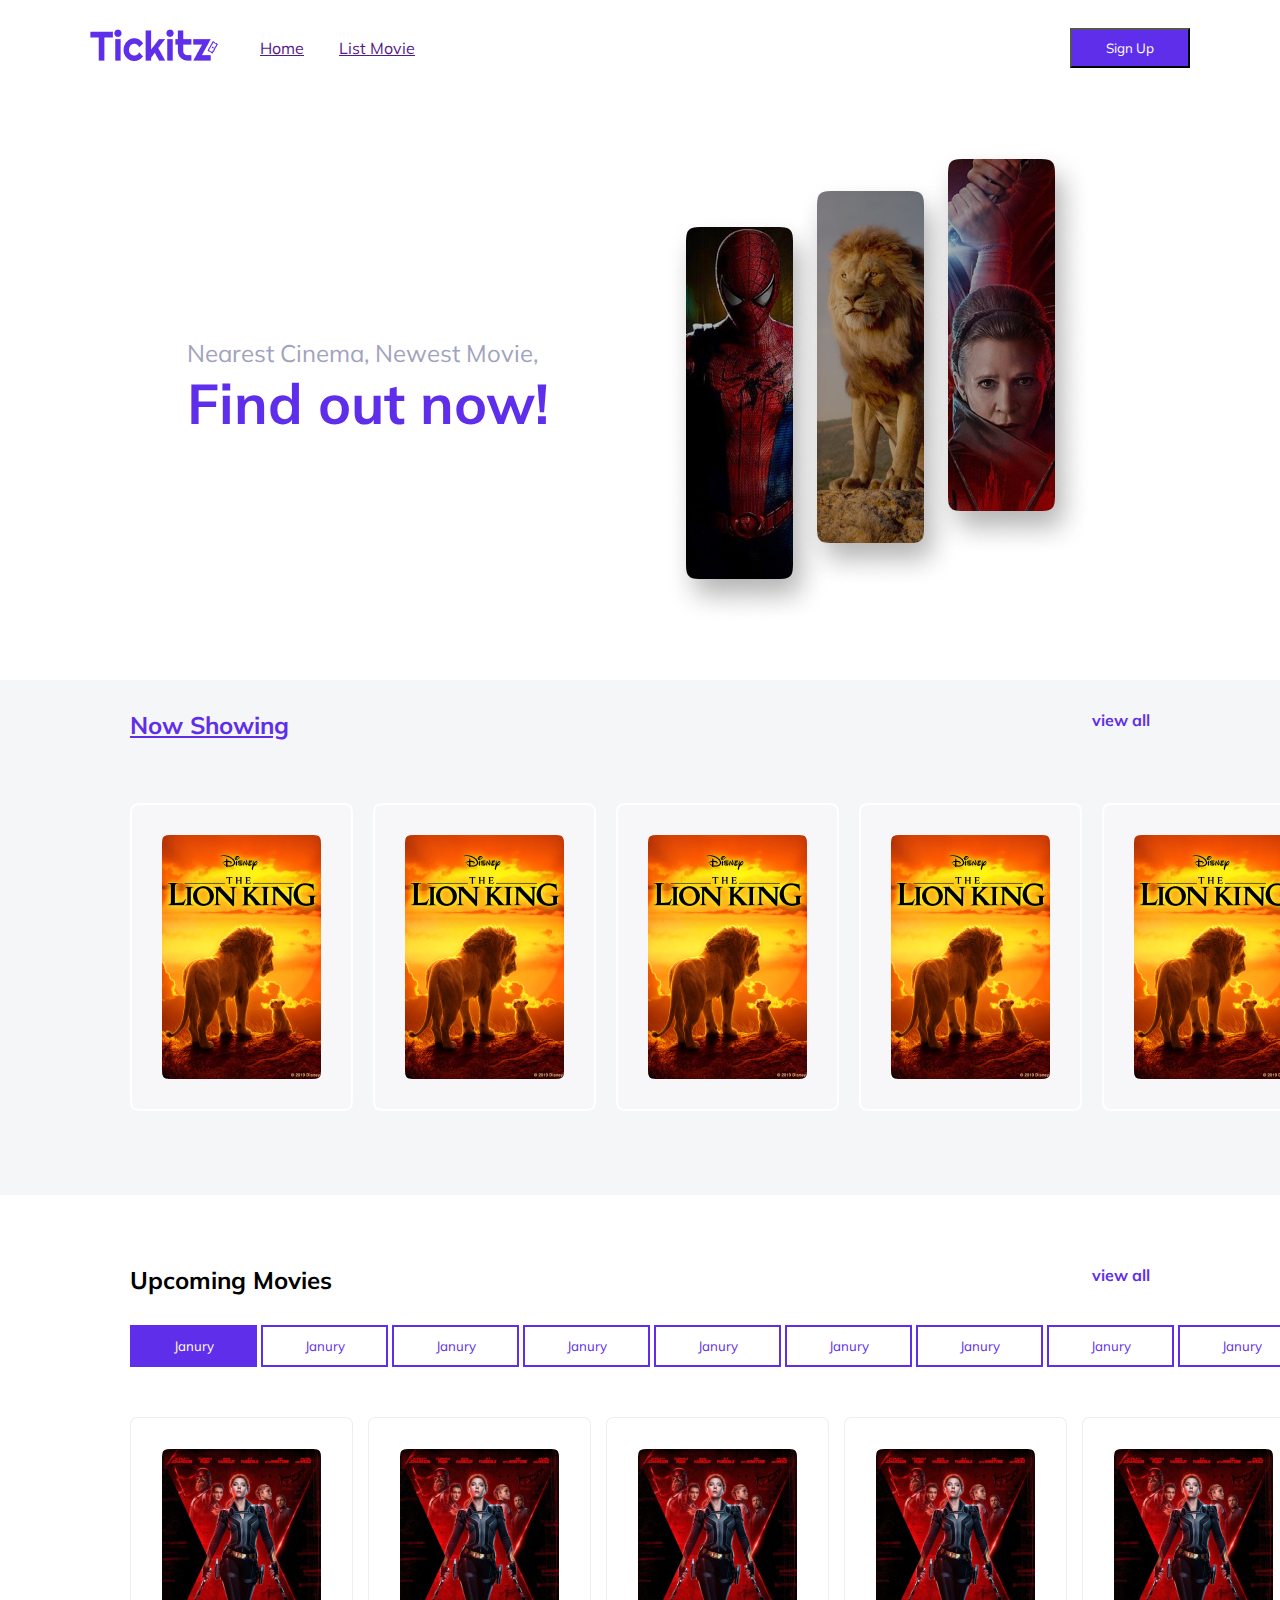
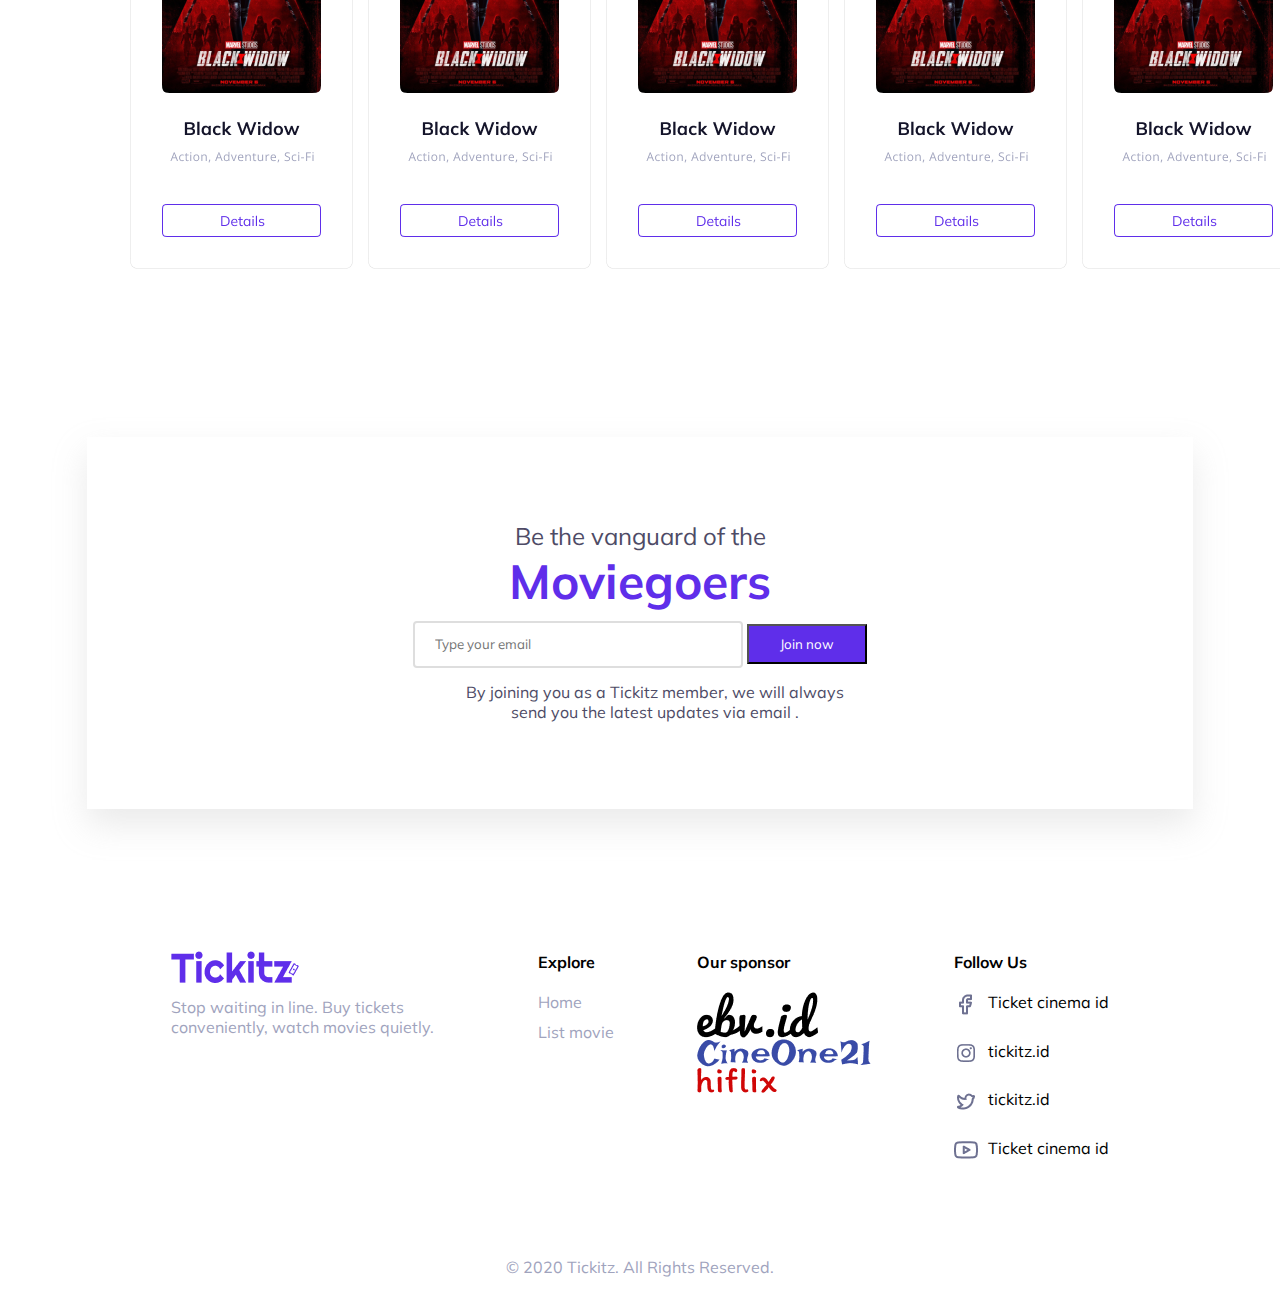
<file: index.html>
<!DOCTYPE html>
<html lang="en">

<head>
  <meta charset="UTF-8" />
  <meta name="viewport" content="width=device-width, initial-scale=1.0" />
  <title>Home page</title>
  <!-- file css home-->
  <link rel="stylesheet" href="css/style.css" />
  <!-- fonts inter-->
  <link rel="preconnect" href="https://fonts.googleapis.com" />
  <link rel="preconnect" href="https://fonts.gstatic.com" crossorigin />
  <linkw
    href="https://fonts.googleapis.com/css2?family=Inter:ital,opsz,wght@0,14..32,100..900;1,14..32,100..900&display=swap"
    rel="stylesheet" />
  <!--- fonts Mulish-->
  <link rel="preconnect" href="https://fonts.googleapis.com">
  <link rel="preconnect" href="https://fonts.gstatic.com" crossorigin>
  <link href="https://fonts.googleapis.com/css2?family=Mulish:ital,wght@0,200..1000;1,200..1000&display=swap"
    rel="stylesheet">

</head>

<body>
  <header>
    <nav>
      <div>
        <div>
          <div>
            <img src="asset/Tickitz2.png" alt="">
          </div>
          <div>
            <div>
              <a href="">Home</a>
            </div>
            <div>
              <a href="">List Movie</a>
            </div>
          </div>
        </div>
        <div>
          <button>Sign Up</button>
        </div>
      </div>
    </nav>
    <div>
      <div>
        <div>
          <div>Nearest Cinema, Newest Movie,</div>
          <div>Find out now!</div>
        </div>
      </div>
      <div>
        <div>
          <img src="asset/Group 15.png" alt="">
        </div>
      </div>
    </div>
  </header>
  <main>
    <section>
      <div>
        <div>
          <div><u>Now Showing</u></div>
        </div>
        <div>
          <div>view all</div>
        </div>
      </div>
      <div>
        <div>
          <img src="asset/Card Movies v1-2.png" alt="">
        </div>
        <div>
          <img src="asset/Card Movies v1-2.png" alt="">
        </div>
        <div>
          <img src="asset/Card Movies v1-2.png" alt="">
        </div>
        <div>
          <img src="asset/Card Movies v1-2.png" alt="">
        </div>
        <div>
          <img src="asset/Card Movies v1-2.png" alt="">
        </div>
      </div>
    </section>
    <section>
      <div>
        <div>Upcoming Movies</div>
        <div>view all</div>
      </div>
      <div>
        <div>
          <button class="btn">Janury</button>
          <button class="btn">Janury</button>
          <button class="btn">Janury</button>
          <button class="btn">Janury</button>
          <button class="btn">Janury</button>
          <button class="btn">Janury</button>
          <button class="btn">Janury</button>
          <button class="btn">Janury</button>
          <button class="btn">Janury</button>
        </div>
      </div>
      <div>
        <div><img src="asset/art2-M1.png" alt=""></div>
        <div><img src="asset/art2-M1.png" alt=""></div>
        <div><img src="asset/art2-M1.png" alt=""></div>
        <div><img src="asset/art2-M1.png" alt=""></div>
        <div><img src="asset/art2-M1.png" alt=""></div>
      </div>
    </section>
    <section>
      <div>
        <div>
          <span>Be the vanguard of the</span>
          <span>Moviegoers</span>
        </div>
        <div>
          <form action="">
            <input type="email" name="" id="email" placeholder="Type your email">
            <button>Join now</button>
          </form>
        </div>
        <div>By joining you as a Tickitz member,
          we will always send you the latest updates via email .</div>
      </div>
    </section>
  </main>
  <footer>
    <div>
      <div>
        <div><img src="asset/Tickitz2.png" alt=""></div>
        <div>Stop waiting in line. Buy tickets
          conveniently, watch movies quietly.</div>
      </div>
      <div>
        <div>
          <div><b>Explore</b></div>
        </div>
        <div>
          <div>Home</div>
          <div>List movie</div>
        </div>
      </div>
      <div>
        <div><b>Our sponsor</b></div>
        <div>
          <img src="asset/ebv.id 2.png" alt="">
          <img src="asset/CineOne21 2.png" alt="">
          <img src="asset/hiflix 2.png" alt="">
        </div>
      </div>
      <div>
        <div><b>Follow Us</b></div>
        <div>
          <div>
            <img src="asset/eva_facebook-outline.png" alt="">
          </div>
          <div>
            <span>Ticket cinema id</span>
          </div>
        </div>
        <div>
          <div>
            <img src="asset/bx_bxl-instagram.png" alt="">
          </div>
          <div>
            <span>tickitz.id</span>
          </div>
        </div>
        <div>
          <div>
            <img src="asset/eva_twitter-outline.png" alt="">
          </div>
          <div>
            <span>tickitz.id</span>
          </div>
        </div>
        <div>
          <div>
            <img src="asset/feather_youtube.png" alt="">
          </div>
          <div>
            <span>Ticket cinema id</span>
          </div>
        </div>
        <div></div>
        <div></div>
      </div>
    </div>
    <div>
     <span>© 2020 Tickitz. All Rights Reserved.</span>
    </div>
  </footer>
</body>

</html>
</file>
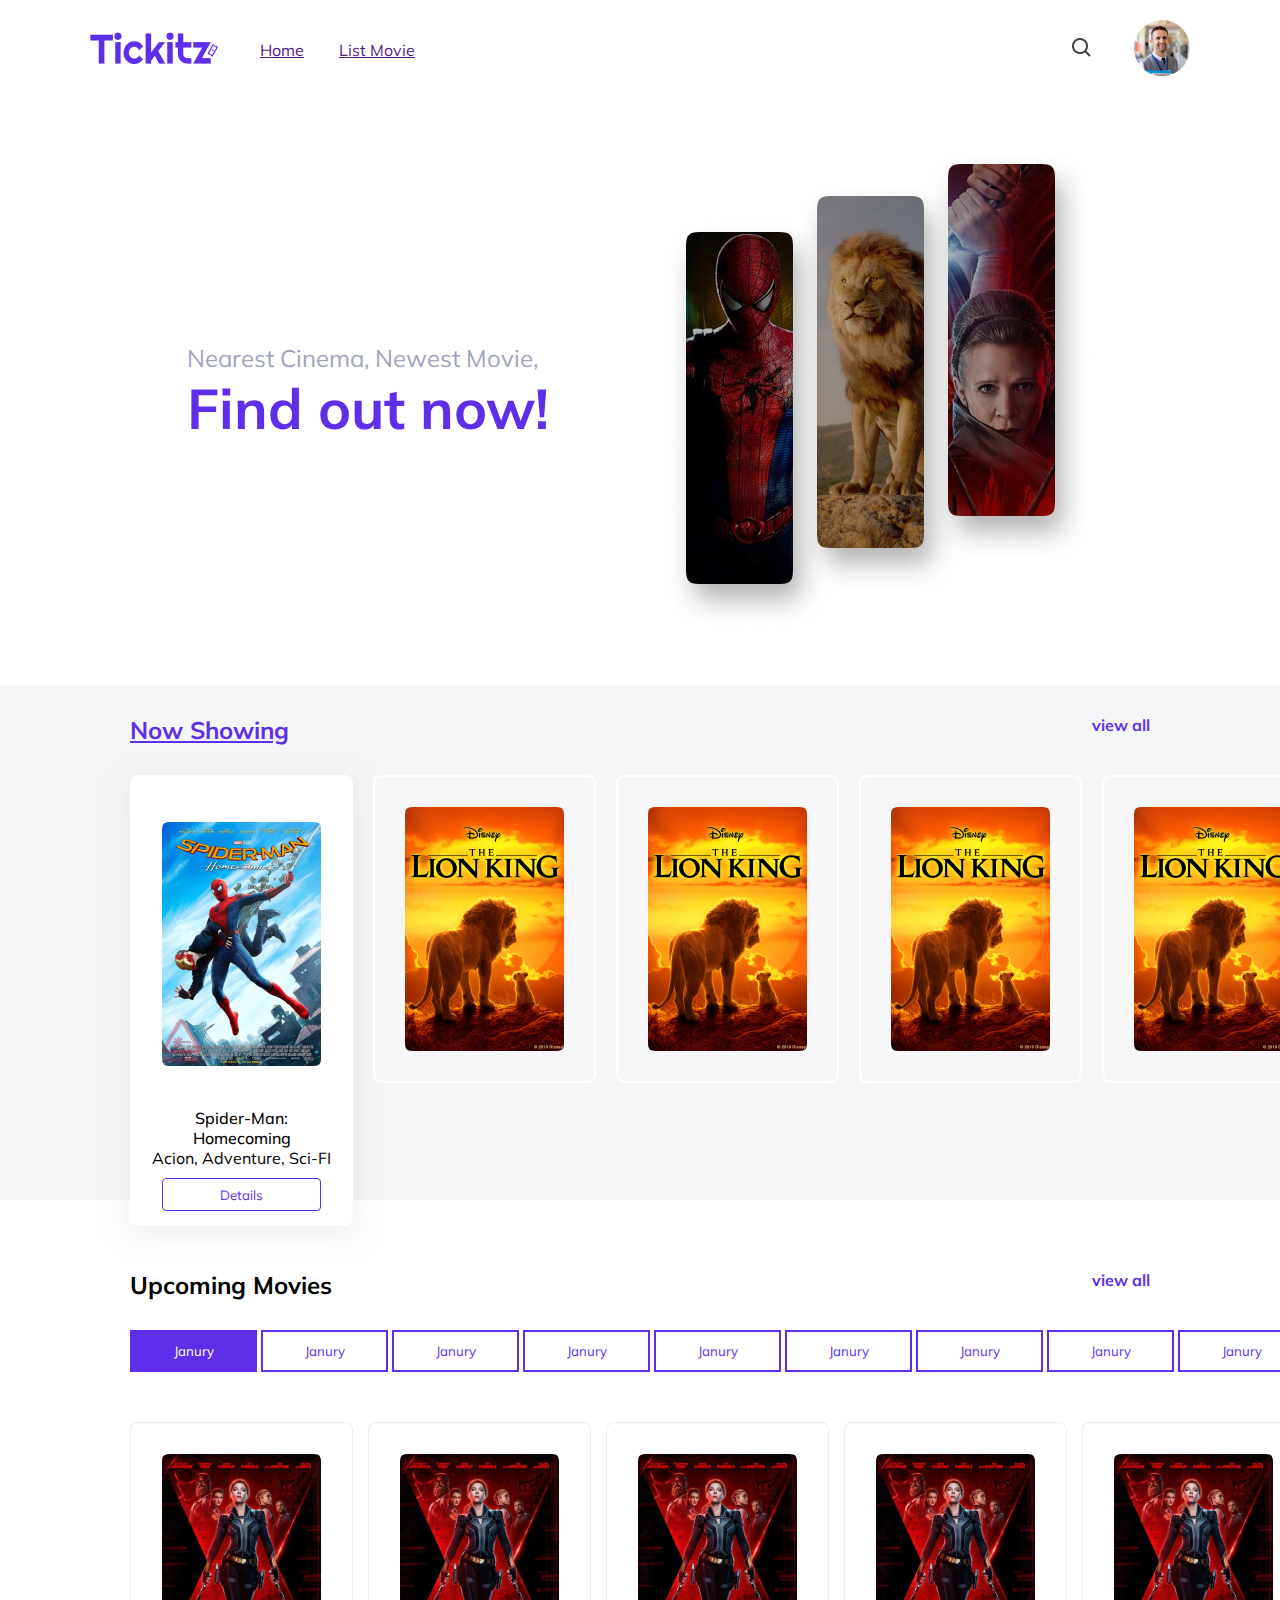
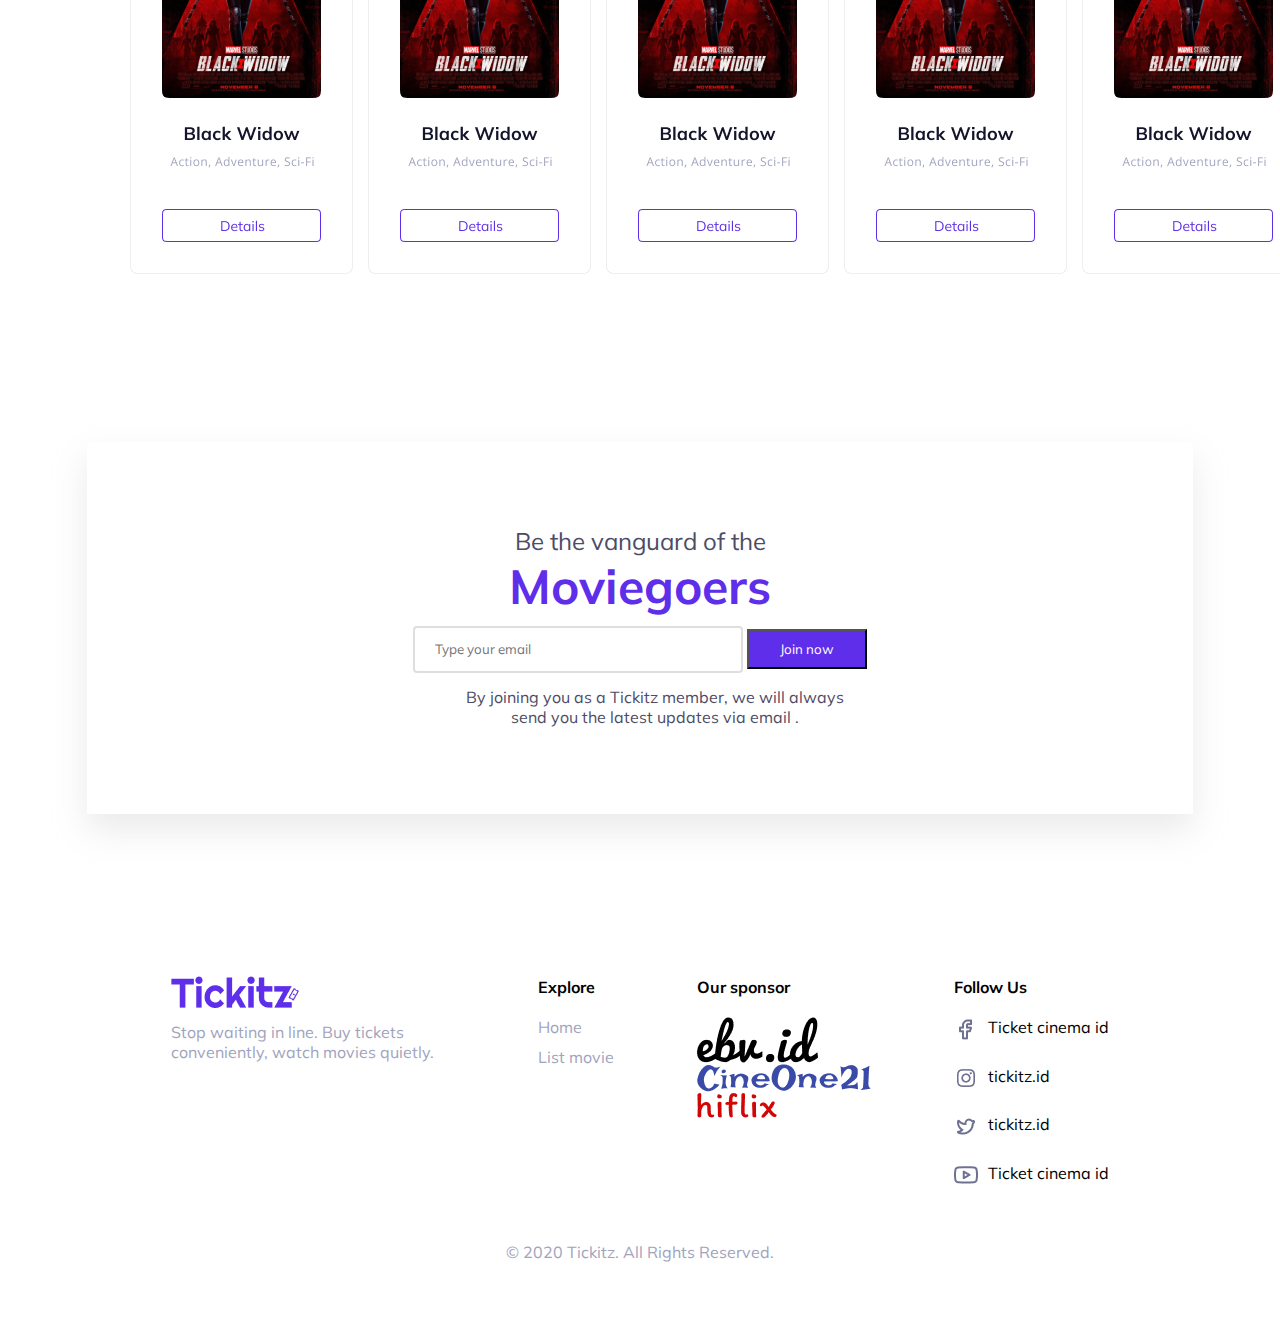
<file: 2.html>
<!DOCTYPE html>
<html lang="en">

<head>
  <meta charset="UTF-8">
  <meta name="viewport" content="width=device-width, initial-scale=1.0">
  <title>2</title>
  <link rel="stylesheet" href="css/style.css" />
  <!-- fonts inter-->
  <link rel="preconnect" href="https://fonts.googleapis.com" />
  <link rel="preconnect" href="https://fonts.gstatic.com" crossorigin />
  <linkw
    href="https://fonts.googleapis.com/css2?family=Inter:ital,opsz,wght@0,14..32,100..900;1,14..32,100..900&display=swap"
    rel="stylesheet" />
  <!--- fonts Mulish-->
  <link rel="preconnect" href="https://fonts.googleapis.com">
  <link rel="preconnect" href="https://fonts.gstatic.com" crossorigin>
  <link href="https://fonts.googleapis.com/css2?family=Mulish:ital,wght@0,200..1000;1,200..1000&display=swap"
    rel="stylesheet">

</head>

<body>
  <header>
    <nav>
      <div>
        <div>
          <div>
            <img src="asset/Tickitz2.png" alt="">
          </div>
          <div>
            <div>
              <a href="">Home</a>
            </div>
            <div>
              <a href="">List Movie</a>
            </div>
          </div>
        </div>
        <div>
          <div><img src="asset/bx_bx-search.png" alt=""></div>
          <div><img src="asset/frofile.png" alt=""></div>
        </div>
      </div>
    </nav>
    <div>
      <div>
        <div>
          <div>Nearest Cinema, Newest Movie,</div>
          <div>Find out now!</div>
        </div>
      </div>
      <div>
        <div>
          <img src="asset/Group 15.png" alt="">
        </div>
      </div>
    </div>
  </header>
  <main>
    <section class="main2">
      <div>
        <div>
          <div><u>Now Showing</u></div>
        </div>
        <div>
          <div>view all</div>
        </div>
      </div>
      <div>
        <div>
          <img src="asset/Card Movies v1.png" alt="">
          <div>
            <div>Spider-Man: Homecoming</div>
            <div>Acion, Adventure, Sci-FI</div>
          </div>
          <div>
            <button type="button">Details</button>
          </div>
        </div>
        <div>
          <img src="asset/Card Movies v1-2.png" alt="">
        </div>
        <div>
          <img src="asset/Card Movies v1-2.png" alt="">
        </div>
        <div>
          <img src="asset/Card Movies v1-2.png" alt="">
        </div>
        <div>
          <img src="asset/Card Movies v1-2.png" alt="">
        </div>
      </div>
    </section>
    <section>
      <div>
        <div>Upcoming Movies</div>
        <div>view all</div>
      </div>
      <div>
        <div>
          <button class="btn">Janury</button>
          <button class="btn">Janury</button>
          <button class="btn">Janury</button>
          <button class="btn">Janury</button>
          <button class="btn">Janury</button>
          <button class="btn">Janury</button>
          <button class="btn">Janury</button>
          <button class="btn">Janury</button>
          <button class="btn">Janury</button>
        </div>
      </div>
      <div>
        <div><img src="asset/art2-M1.png" alt=""></div>
        <div><img src="asset/art2-M1.png" alt=""></div>
        <div><img src="asset/art2-M1.png" alt=""></div>
        <div><img src="asset/art2-M1.png" alt=""></div>
        <div><img src="asset/art2-M1.png" alt=""></div>
      </div>
    </section>
    <section>
      <div>
        <div>
          <span>Be the vanguard of the</span>
          <span>Moviegoers</span>
        </div>
        <div>
          <form action="">
            <input type="email" name="" id="email" placeholder="Type your email">
            <button>Join now</button>
          </form>
        </div>
        <div>By joining you as a Tickitz member,
          we will always send you the latest updates via email .</div>
      </div>
    </section>
    <footer>
      <div>
        <div>
          <div><img src="asset/Tickitz2.png" alt=""></div>
          <div>Stop waiting in line. Buy tickets
            conveniently, watch movies quietly.</div>
        </div>
        <div>
          <div>
            <div><b>Explore</b></div>
          </div>
          <div>
            <div>Home</div>
            <div>List movie</div>
          </div>
        </div>
        <div>
          <div><b>Our sponsor</b></div>
          <div>
            <img src="asset/ebv.id 2.png" alt="">
            <img src="asset/CineOne21 2.png" alt="">
            <img src="asset/hiflix 2.png" alt="">
          </div>
        </div>
        <div>
          <div><b>Follow Us</b></div>
          <div>
            <div>
              <img src="asset/eva_facebook-outline.png" alt="">
            </div>
            <div>
              <span>Ticket cinema id</span>
            </div>
          </div>
          <div>
            <div>
              <img src="asset/bx_bxl-instagram.png" alt="">
            </div>
            <div>
              <span>tickitz.id</span>
            </div>
          </div>
          <div>
            <div>
              <img src="asset/eva_twitter-outline.png" alt="">
            </div>
            <div>
              <span>tickitz.id</span>
            </div>
          </div>
          <div>
            <div>
              <img src="asset/feather_youtube.png" alt="">
            </div>
            <div>
              <span>Ticket cinema id</span>
            </div>
          </div>
        </div>
      </div>
      <div>
        <span>© 2020 Tickitz. All Rights Reserved.</span>
      </div>
    </footer>
  </main>
</body>

</html>
</file>
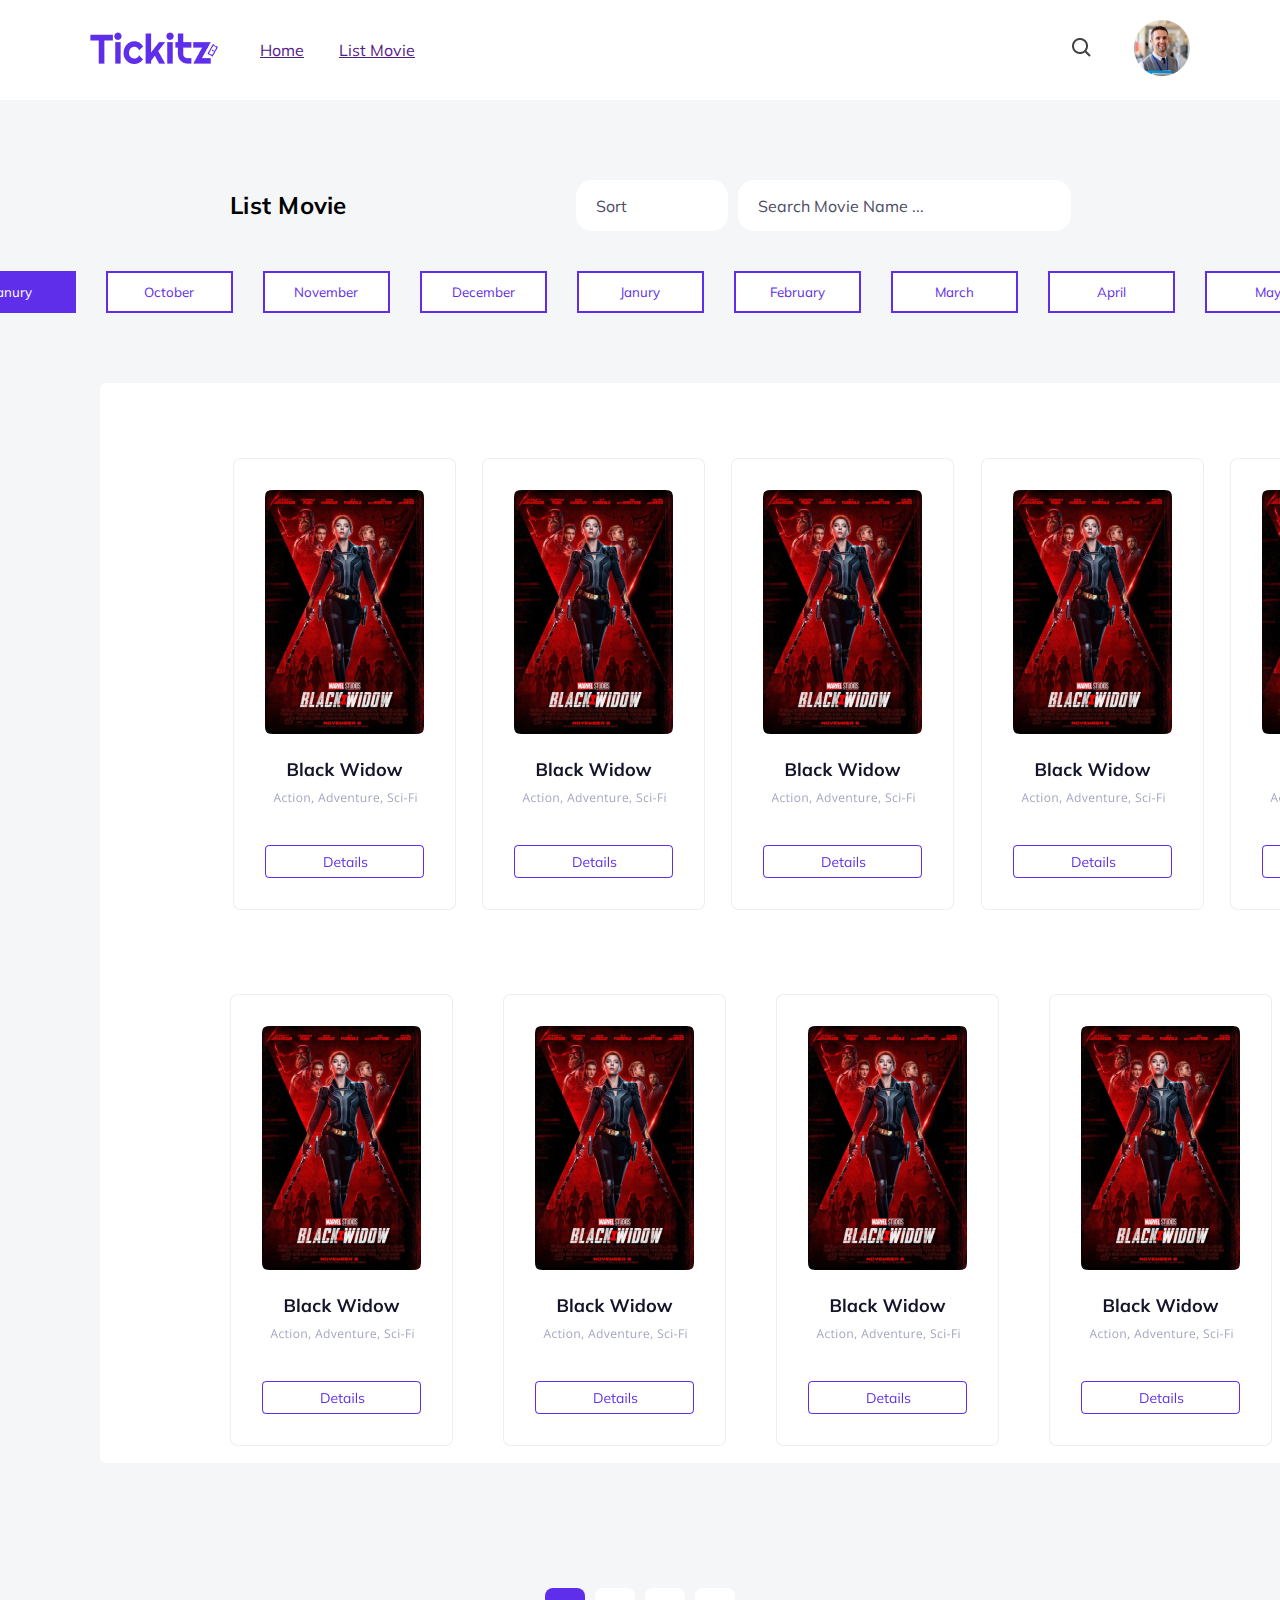
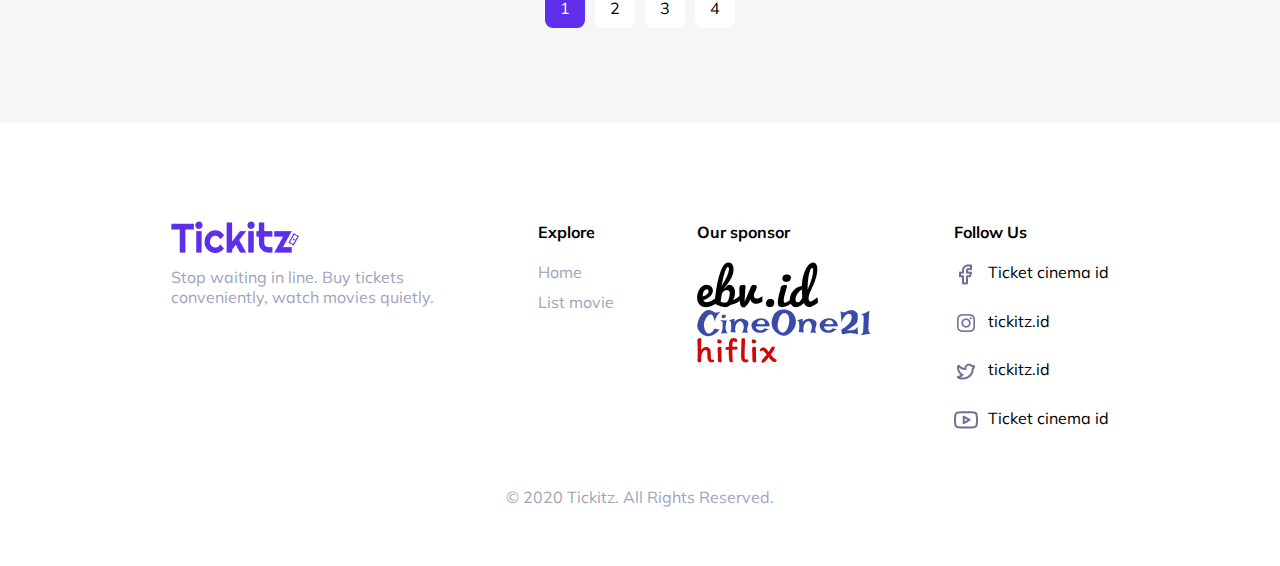
<file: 3.html>
<!DOCTYPE html>
<html lang="en">

<head>
  <meta charset="UTF-8">
  <meta name="viewport" content="width=device-width, initial-scale=1.0">
  <title>3</title>
  <link rel="stylesheet" href="css/style.css" />
  <!-- fonts inter-->
  <link rel="preconnect" href="https://fonts.googleapis.com" />
  <link rel="preconnect" href="https://fonts.gstatic.com" crossorigin />
  <linkw
    href="https://fonts.googleapis.com/css2?family=Inter:ital,opsz,wght@0,14..32,100..900;1,14..32,100..900&display=swap"
    rel="stylesheet" />
  <!--- fonts Mulish-->
  <link rel="preconnect" href="https://fonts.googleapis.com">
  <link rel="preconnect" href="https://fonts.gstatic.com" crossorigin>
  <link href="https://fonts.googleapis.com/css2?family=Mulish:ital,wght@0,200..1000;1,200..1000&display=swap"
    rel="stylesheet">

</head>

<body>
  <header>
    <nav>
      <div>
        <div>
          <div>
            <img src="asset/Tickitz2.png" alt="">
          </div>
          <div>
            <div>
              <a href="">Home</a>
            </div>
            <div>
              <a href="">List Movie</a>
            </div>
          </div>
        </div>
        <div>
          <div><img src="asset/bx_bx-search.png" alt=""></div>
          <div><img src="asset/frofile.png" alt=""></div>
        </div>
      </div>
    </nav>
  </header>
  <main class="main3">
    <div>
      <div>
        <div>List Movie</div>
        <div>
          <div>Sort</div>
          <div>Search Movie Name ...</div>
        </div>
      </div>
      <div>
        <div>
          <button class="btn">Janury</button>
          <button class="btn">October</button>
          <button class="btn">November</button>
          <button class="btn">December</button>
          <button class="btn">Janury</button>
          <button class="btn">February</button>
          <button class="btn">March</button>
          <button class="btn">April</button>
          <button class="btn">May</button>
        </div>
      </div>
    </div>
    <div>
      <div>
        <div><img src="asset/art2-M1.png" alt=""></div>
        <div><img src="asset/art2-M1.png" alt=""></div>
        <div><img src="asset/art2-M1.png" alt=""></div>
        <div><img src="asset/art2-M1.png" alt=""></div>
        <div><img src="asset/art2-M1.png" alt=""></div>
      </div>
      <div>
        <div><img src="asset/art2-M1.png" alt=""></div>
        <div><img src="asset/art2-M1.png" alt=""></div>
        <div><img src="asset/art2-M1.png" alt=""></div>
        <div><img src="asset/art2-M1.png" alt=""></div>
        <div><img src="asset/art2-M1.png" alt=""></div>
      </div>
    </div>
    <div>
      <div>1</div>
      <div>2</div>
      <div>3</div>
      <div>4</div>
    </div>
  </main>
  <footer>
    <div>
      <div>
        <div><img src="asset/Tickitz2.png" alt=""></div>
        <div>Stop waiting in line. Buy tickets
          conveniently, watch movies quietly.</div>
      </div>
      <div>
        <div>
          <div><b>Explore</b></div>
        </div>
        <div>
          <div>Home</div>
          <div>List movie</div>
        </div>
      </div>
      <div>
        <div><b>Our sponsor</b></div>
        <div>
          <img src="asset/ebv.id 2.png" alt="">
          <img src="asset/CineOne21 2.png" alt="">
          <img src="asset/hiflix 2.png" alt="">
        </div>
      </div>
      <div>
        <div><b>Follow Us</b></div>
        <div>
          <div>
            <img src="asset/eva_facebook-outline.png" alt="">
          </div>
          <div>
            <span>Ticket cinema id</span>
          </div>
        </div>
        <div>
          <div>
            <img src="asset/bx_bxl-instagram.png" alt="">
          </div>
          <div>
            <span>tickitz.id</span>
          </div>
        </div>
        <div>
          <div>
            <img src="asset/eva_twitter-outline.png" alt="">
          </div>
          <div>
            <span>tickitz.id</span>
          </div>
        </div>
        <div>
          <div>
            <img src="asset/feather_youtube.png" alt="">
          </div>
          <div>
            <span>Ticket cinema id</span>
          </div>
        </div>
      </div>
    </div>
    <div>
      <span>© 2020 Tickitz. All Rights Reserved.</span>
    </div>
  </footer>
</body>

</html>
</file>
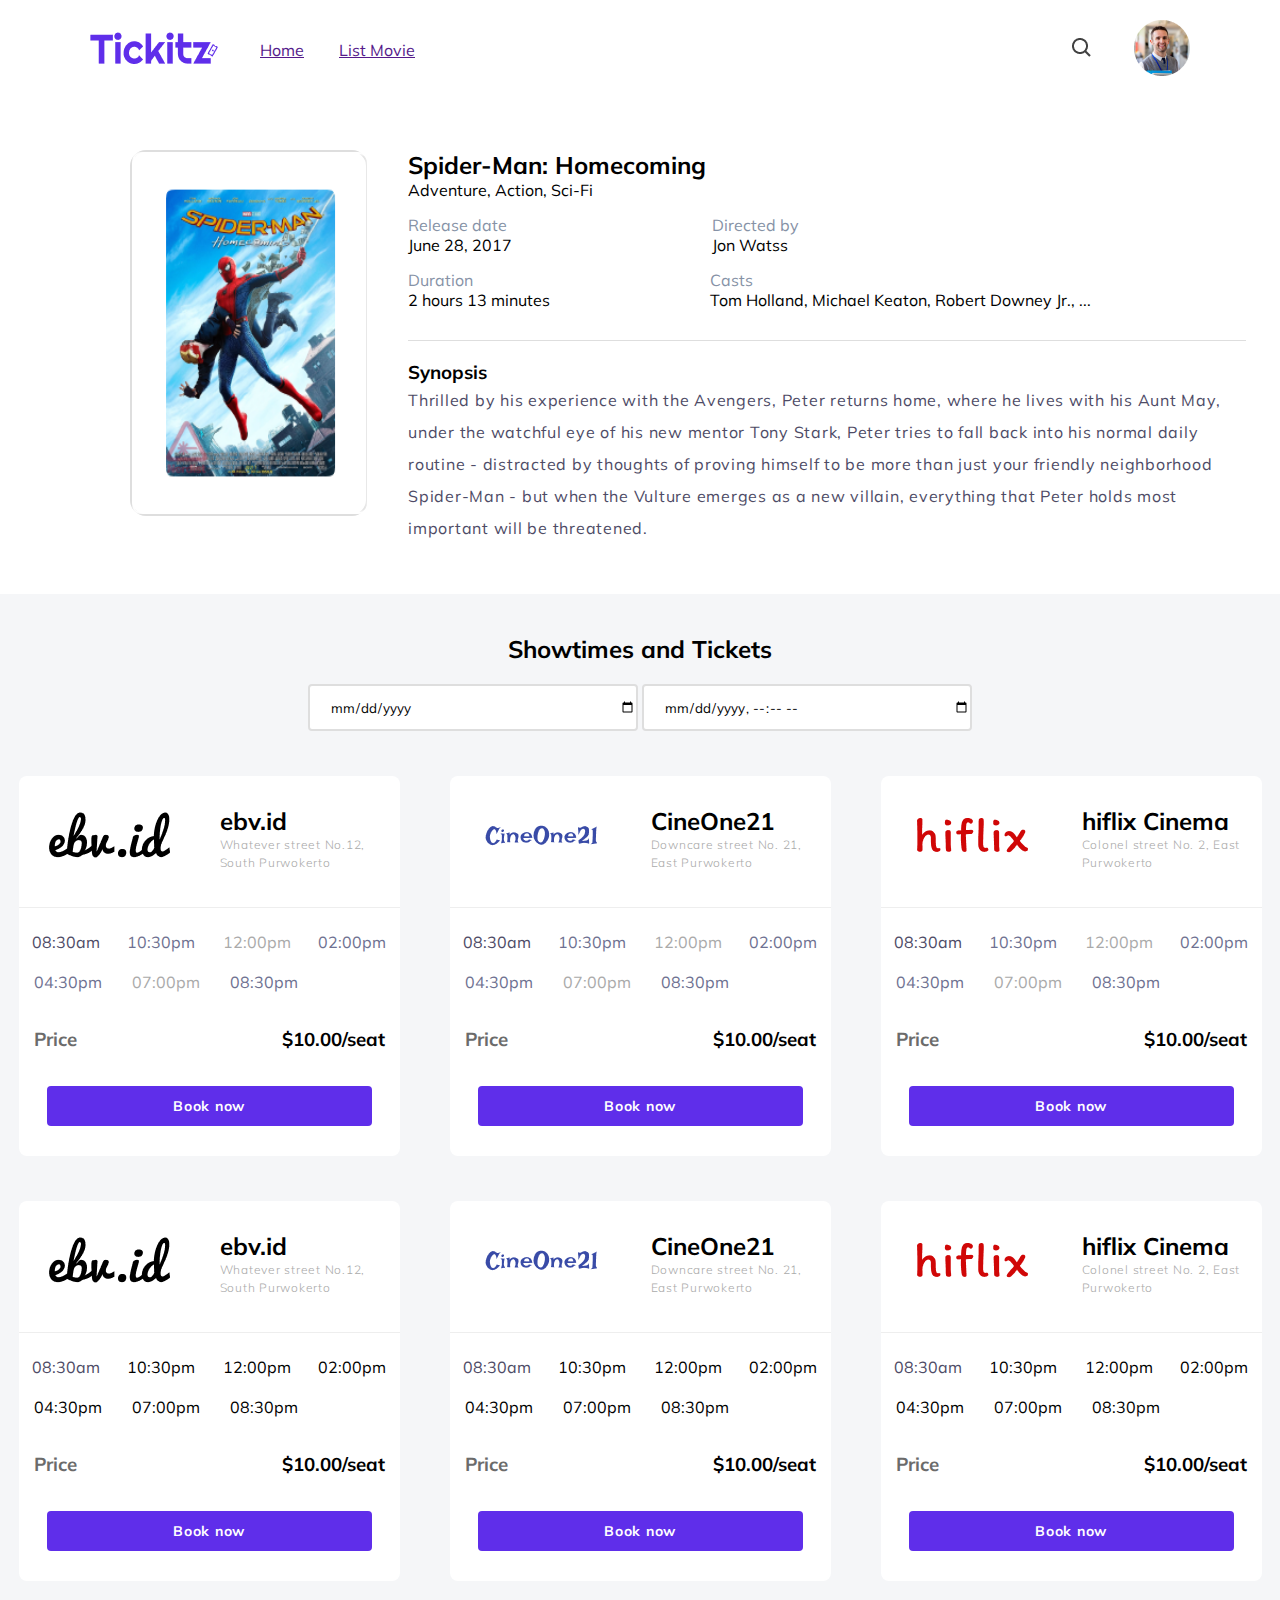
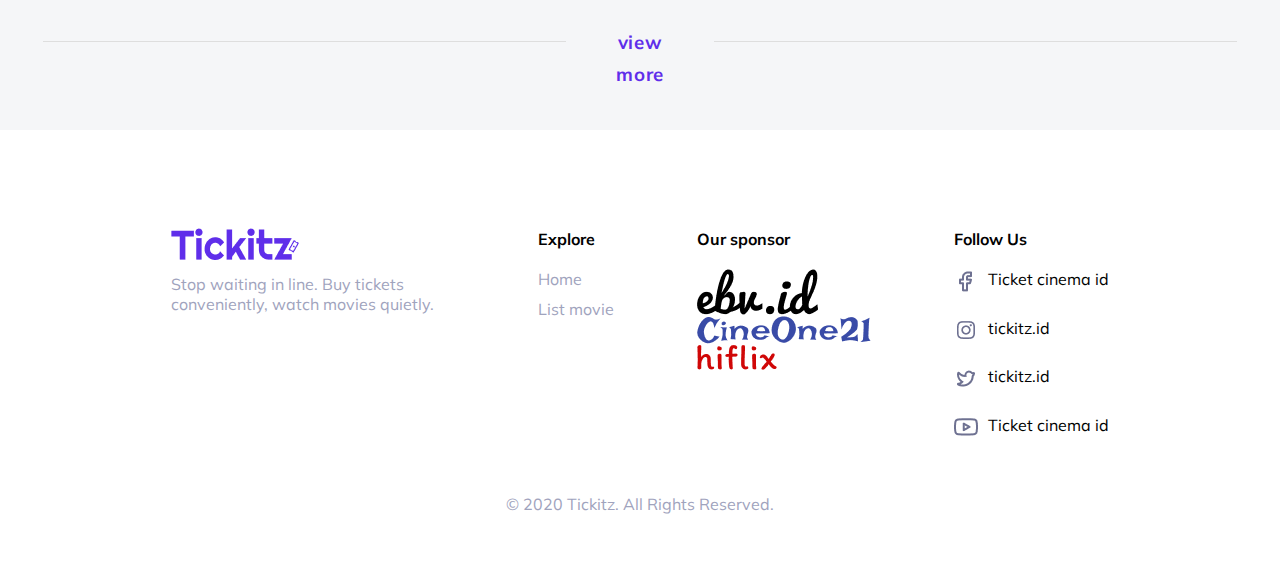
<file: 4.html>
<!DOCTYPE html>
<html lang="en">

<head>
  <meta charset="UTF-8">
  <meta name="viewport" content="width=device-width, initial-scale=1.0">
  <title>4</title>
  <link rel="stylesheet" href="css/style.css" />
  <!-- fonts inter-->
  <link rel="preconnect" href="https://fonts.googleapis.com" />
  <link rel="preconnt" href="https://fonts.gstatic.com" crossorigin />
  <linkw
    href="https://fonts.googleapis.com/css2?family=Inter:ital,opsz,wght@0,14..32,100..900;1,14..32,100..900&display=swap"
    rel="stylesheet" />
  <!--- fonts Mulish-->
  <link rel="preconnect" href="https://fonts.googleapis.com">
  <link rel="preconnect" href="https://fonts.gstatic.com" crossorigin>
  <link href="https://fonts.googleapis.com/css2?family=Mulish:ital,wght@0,200..1000;1,200..1000&display=swap"
    rel="stylesheet">
</head>

<body>
  <header>
    <nav>
      <div>
        <div>
          <div>
            <img src="asset/Tickitz2.png" alt="">
          </div>
          <div>
            <div>
              <a href="">Home</a>
            </div>
            <div>
              <a href="">List Movie</a>
            </div>
          </div>
        </div>
        <div>
          <div><img src="asset/bx_bx-search.png" alt=""></div>
          <div><img src="asset/frofile.png" alt=""></div>
        </div>
      </div>
    </nav>
    <div>
      <section class="artikel">
        <div class="card"><img src="asset/Card Movies v1.png" alt=""></div>
        <div>
          <div>
            <div>
              <h2>Spider-Man: Homecoming</h2>
            </div>
            <div>Adventure, Action, Sci-Fi</div>
          </div>
          <div class="date">
            <div>
              <div>Release date</div>
              <div>June 28, 2017</div>
            </div>
            <div>
              <div>Directed by</div>
              <div>Jon Watss</div>
            </div>
          </div>
          <div id="date">
            <div>
              <div>Duration</div>
              <div>2 hours 13 minutes </div>
            </div>
            <div>
              <div>Casts</div>
              <div>Tom Holland, Michael Keaton, Robert Downey Jr., ...</div>
            </div>
          </div>
          <div><img src="asset/Line 12.png" alt=""></div>
          <div>
            <div>
              <h3>Synopsis</h3>
            </div>
            <div>Thrilled by his experience with the Avengers, Peter returns home, where he lives with his Aunt May,
              under
              the watchful eye of his new mentor Tony Stark, Peter tries to fall back into his normal daily routine -
              distracted by thoughts of proving himself to be more than just your friendly neighborhood Spider-Man - but
              when the Vulture emerges as a new villain, everything that Peter holds most important will be threatened.
            </div>
          </div>
        </div>
      </section>
    </div>
  </header>
  <main>
    <div>
      <div>
        <div>
          <h2>Showtimes and Tickets</h2>
        </div>
        <div>
          <input type="date">
          <input type="datetime-local">
        </div>
      </div>
      <div>
        <div id="card">
          <div>
            <div><img src="asset/ebv.id 2.png" alt=""></div>
            <div>
              <div>
                <h2>ebv.id</h2>
              </div>
              <div>Whatever street No.12, South Purwokerto</div>
            </div>
          </div>
          <div><img src="asset/Line 29.png" alt=""></div>
          <div>
            <div>08:30am</div>
            <div>10:30pm</div>
            <div>12:00pm</div>
            <div>02:00pm</div>
          </div>
          <div>
            <div>04:30pm</div>
            <div>07:00pm</div>
            <div>08:30pm</div>
          </div>
          <div>
            <div>
              <h3>Price</h3>
            </div>
            <div>
              <h3>$10.00/seat</h3>
            </div>
          </div>
          <div><button class="btn2">Book now</button></div>
        </div>
        <div id="card">
          <div>
            <div><img src="asset/CineOne21 233.png" alt=""></div>
            <div>
              <div>
                <h2>CineOne21</h2>
              </div>
              <div>Downcare street No. 21,
                East Purwokerto</div>
            </div>
          </div>
          <div><img src="asset/Line 29.png" alt=""></div>
          <div>
            <div>08:30am</div>
            <div>10:30pm</div>
            <div>12:00pm</div>
            <div>02:00pm</div>
          </div>
          <div>
            <div>04:30pm</div>
            <div>07:00pm</div>
            <div>08:30pm</div>
          </div>
          <div>
            <div>
              <h3>Price</h3>
            </div>
            <div>
              <h3>$10.00/seat</h3>
            </div>
          </div>
          <div><button class="btn2">Book now</button></div>
        </div>
        <div id="card">
          <div>
            <div><img src="asset/hiflix.png" alt=""></div>
            <div>
              <div>
                <h2>hiflix Cinema</h2>
              </div>
              <div>Colonel street No. 2, East Purwokerto</div>
            </div>
          </div>
          <div><img src="asset/Line 29.png" alt=""></div>
          <div>
            <div>08:30am</div>
            <div>10:30pm</div>
            <div>12:00pm</div>
            <div>02:00pm</div>
          </div>
          <div>
            <div>04:30pm</div>
            <div>07:00pm</div>
            <div>08:30pm</div>
          </div>
          <div>
            <div>
              <h3>Price</h3>
            </div>
            <div>
              <h3>$10.00/seat</h3>
            </div>
          </div>
          <div><button class="btn2">Book now</button></div>
        </div>
      </div>
      <div>
        <div id="card">
          <div>
            <div><img src="asset/ebv.id 2.png" alt=""></div>
            <div>
              <div>
                <h2>ebv.id</h2>
              </div>
              <div>Whatever street No.12, South Purwokerto</div>
            </div>
          </div>
          <div><img src="asset/Line 29.png" alt=""></div>
          <div>
            <div>08:30am</div>
            <div>10:30pm</div>
            <div>12:00pm</div>
            <div>02:00pm</div>
          </div>
          <div>
            <div>04:30pm</div>
            <div>07:00pm</div>
            <div>08:30pm</div>
          </div>
          <div>
            <div>
              <h3>Price</h3>
            </div>
            <div>
              <h3>$10.00/seat</h3>
            </div>
          </div>
          <div><button class="btn2">Book now</button></div>
        </div>
        <div id="card">
          <div>
            <div><img src="asset/CineOne21 233.png" alt=""></div>
            <div>
              <div>
                <h2>CineOne21</h2>
              </div>
              <div>Downcare street No. 21,
                East Purwokerto</div>
            </div>
          </div>
          <div><img src="asset/Line 29.png" alt=""></div>
          <div>
            <div>08:30am</div>
            <div>10:30pm</div>
            <div>12:00pm</div>
            <div>02:00pm</div>
          </div>
          <div>
            <div>04:30pm</div>
            <div>07:00pm</div>
            <div>08:30pm</div>
          </div>
          <div>
            <div>
              <h3>Price</h3>
            </div>
            <div>
              <h3>$10.00/seat</h3>
            </div>
          </div>
          <div><button class="btn2">Book now</button></div>
        </div>
        <div id="card">
          <div>
            <div><img src="asset/hiflix.png" alt=""></div>
            <div>
              <div>
                <h2>hiflix Cinema</h2>
              </div>
              <div>Colonel street No. 2, East Purwokerto</div>
            </div>
          </div>
          <div><img src="asset/Line 29.png" alt=""></div>
          <div>
            <div>08:30am</div>
            <div>10:30pm</div>
            <div>12:00pm</div>
            <div>02:00pm</div>
          </div>
          <div>
            <div>04:30pm</div>
            <div>07:00pm</div>
            <div>08:30pm</div>
          </div>
          <div>
            <div>
              <h3>Price</h3>
            </div>
            <div>
              <h3>$10.00/seat</h3>
            </div>
          </div>
          <div><button class="btn2">Book now</button></div>
        </div>
      </div>
      <div>
        <div><img src="asset/Line 13.png" alt=""></div>
        <div>
          <h3>view more</h3>
        </div>
        <div><img src="asset/Line 13.png" alt=""></div>
      </div>
    </div>
  </main>
  <footer>
    <div>
      <div>
        <div><img src="asset/Tickitz2.png" alt=""></div>
        <div>Stop waiting in line. Buy tickets
          conveniently, watch movies quietly.</div>
      </div>
      <div>
        <div>
          <div><b>Explore</b></div>
        </div>
        <div>
          <div>Home</div>
          <div>List movie</div>
        </div>
      </div>
      <div>
        <div><b>Our sponsor</b></div>
        <div>
          <img src="asset/ebv.id 2.png" alt="">
          <img src="asset/CineOne21 2.png" alt="">
          <img src="asset/hiflix 2.png" alt="">
        </div>
      </div>
      <div>
        <div><b>Follow Us</b></div>
        <div>
          <div>
            <img src="asset/eva_facebook-outline.png" alt="">
          </div>
          <div>
            <span>Ticket cinema id</span>
          </div>
        </div>
        <div>
          <div>
            <img src="asset/bx_bxl-instagram.png" alt="">
          </div>
          <div>
            <span>tickitz.id</span>
          </div>
        </div>
        <div>
          <div>
            <img src="asset/eva_twitter-outline.png" alt="">
          </div>
          <div>
            <span>tickitz.id</span>
          </div>
        </div>
        <div>
          <div>
            <img src="asset/feather_youtube.png" alt="">
          </div>
          <div>
            <span>Ticket cinema id</span>
          </div>
        </div>
      </div>
    </div>
    <div>
      <span>© 2020 Tickitz. All Rights Reserved.</span>
    </div>
  </footer>
</body>

</html>
</file>
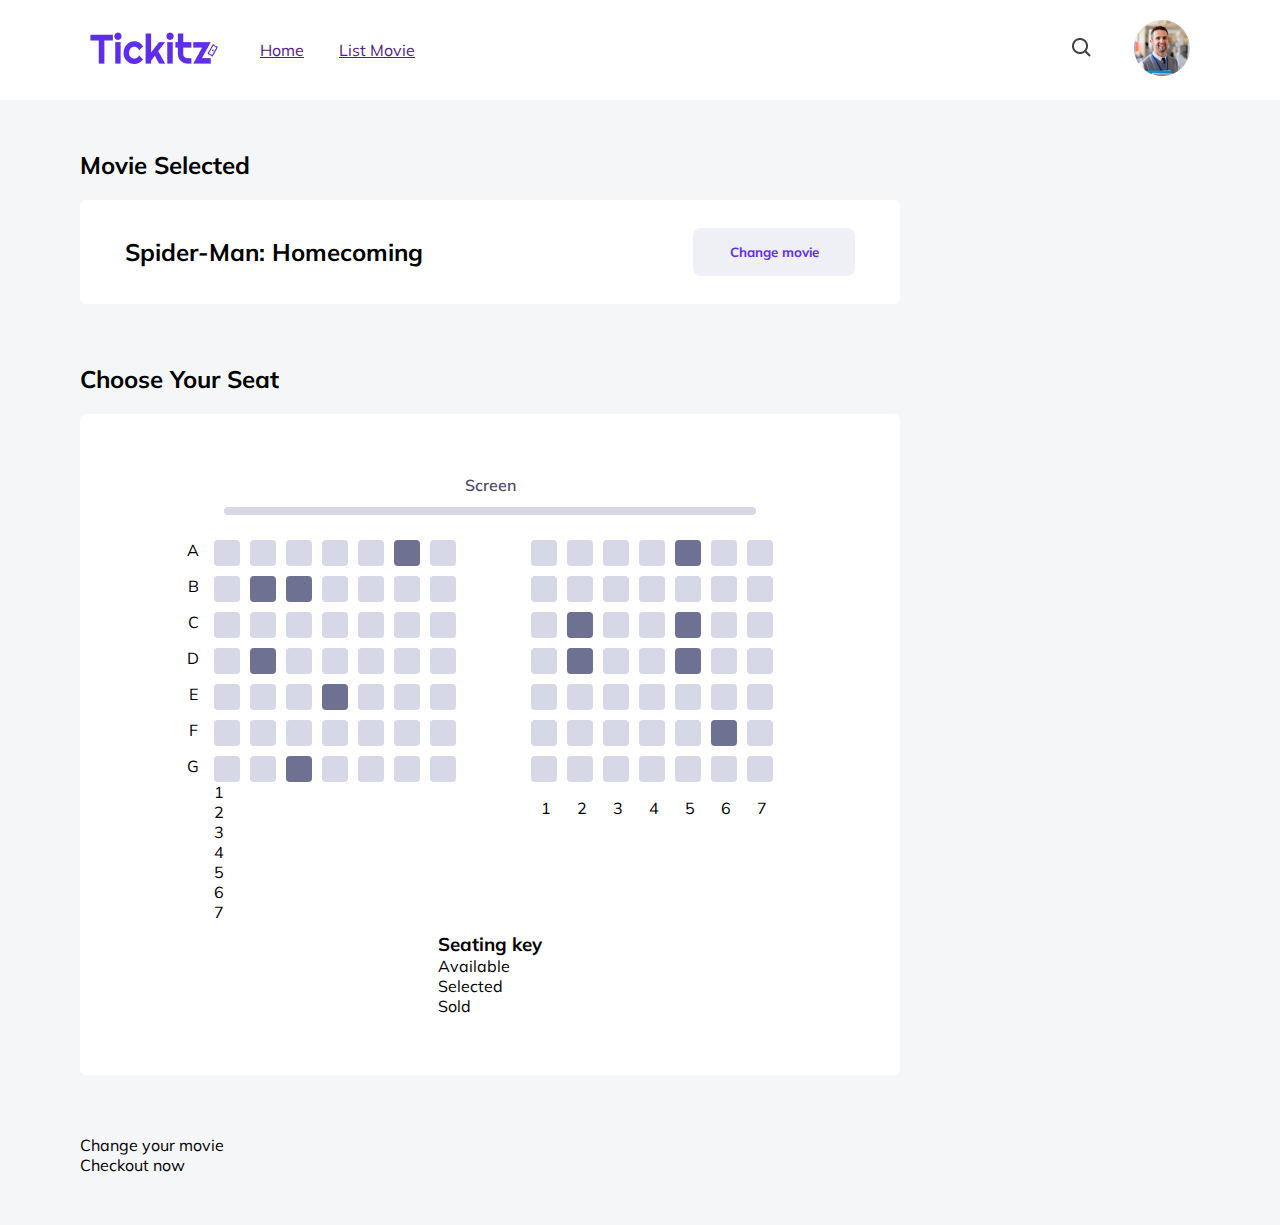
<file: 5.html>
<!DOCTYPE html>
<html lang="en">

<head>
  <meta charset="UTF-8">
  <meta name="viewport" content="width=device-width, initial-scale=1.0">
  <title>5</title>
  <link rel="stylesheet" href="css/style.css" />
  <!-- fonts inter-->
  <link rel="preconnect" href="https://fonts.googleapis.com" />
  <link rel="preconnect" href="https://fonts.gstatic.com" crossorigin />
  <linkw
    href="https://fonts.googleapis.com/css2?family=Inter:ital,opsz,wght@0,14..32,100..900;1,14..32,100..900&display=swap"
    rel="stylesheet" />
  <!--- fonts Mulish-->
  <link rel="preconnect" href="https://fonts.googleapis.com">
  <link rel="preconnect" href="https://fonts.gstatic.com" crossorigin>
  <link href="https://fonts.googleapis.com/css2?family=Mulish:ital,wght@0,200..1000;1,200..1000&display=swap"
    rel="stylesheet">
</head>

<body>
  <header>
    <nav>
      <div>
        <div>
          <div>
            <img src="asset/Tickitz2.png" alt="">
          </div>
          <div>
            <div>
              <a href="">Home</a>
            </div>
            <div>
              <a href="">List Movie</a>
            </div>
          </div>
        </div>
        <div>
          <div><img src="asset/bx_bx-search.png" alt=""></div>
          <div><img src="asset/frofile.png" alt=""></div>
        </div>
      </div>
    </nav>
  </header>
  <div class="artikel2">
    <div>
      <div>
        <div><h2>Movie Selected</h2></div>
        <div>
          <div><h2>Spider-Man: Homecoming</h2></div>
          <div><button class="btn3">Change movie</button></div>
        </div>
      </div>
      <div>
        <div><h2>Choose Your Seat</h2></div>
        <div>
          <div>Screen</div>
          <div></div>
          <div class="grid">
            <div>
              <div>
                <div>A</div>
                <div>B</div>
                <div>C</div>
                <div>D</div>
                <div>E</div>
                <div>F</div>
                <div>G</div>
              </div>
              <div>
                <div>
                  <div></div>
                  <div></div>
                  <div></div>
                  <div></div>
                  <div></div>
                  <div></div>
                  <div></div>
                  <div></div>
                  <div></div>
                  <div></div>
                  <div></div>
                  <div></div>
                  <div></div>
                  <div></div>
                  <div></div>
                  <div></div>
                  <div></div>
                  <div></div>
                  <div></div>
                  <div></div>
                  <div></div>
                  <div></div>
                  <div></div>
                  <div></div>
                  <div></div>
                  <div></div>
                  <div></div>
                  <div></div>
                  <div></div>
                  <div></div>
                  <div></div>
                  <div></div>
                  <div></div>
                  <div></div>
                  <div></div>
                  <div></div>
                  <div></div>
                  <div></div>
                  <div></div>
                  <div></div>
                  <div></div>
                  <div></div>
                  <div></div>
                  <div></div>
                  <div></div>
                  <div></div>
                  <div></div>
                  <div></div>
                  <div></div>
                </div>
                <div>
                  <div>1</div>
                  <div>2</div>
                  <div>3</div>
                  <div>4</div>
                  <div>5</div>
                  <div>6</div>
                  <div>7</div>
                </div>
              </div>
            </div>
            <div>
              <div>
                <div></div>
                <div></div>
                <div></div>
                <div></div>
                <div></div>
                <div></div>
                <div></div>
                <div></div>
                <div></div>
                <div></div>
                <div></div>
                <div></div>
                <div></div>
                <div></div>
                <div></div>
                <div></div>
                <div></div>
                <div></div>
                <div></div>
                <div></div>
                <div></div>
                <div></div>
                <div></div>
                <div></div>
                <div></div>
                <div></div>
                <div></div>
                <div></div>
                <div></div>
                <div></div>
                <div></div>
                <div></div>
                <div></div>
                <div></div>
                <div></div>
                <div></div>
                <div></div>
                <div></div>
                <div></div>
                <div></div>
                <div></div>
                <div></div>
                <div></div>
                <div></div>
                <div></div>
                <div></div>
                <div></div>
                <div></div>
                <div></div>
              </div>
              <div>
                <div>1</div>
                <div>2</div>
                <div>3</div>
                <div>4</div>
                <div>5</div>
                <div>6</div>
                <div>7</div>
                <div></div>
              </div>
            </div>
          </div>
          <div>
            <div><h3>Seating key</h3></div>
            <div>
              <div>
                <div></div>
                <div>Available</div>
              </div>
              <div>
                <div></div>
                <div>Selected</div>
              </div>
              <div>
                <div></div>
                <div>Sold</div>
              </div>
            </div>
          </div>
        </div>
      </div>
      <div>
        <div>Change your movie</div>
        <div>Checkout now</div>
      </div>
    </div>
  </div>
</body>

</html>
</file>
<file: css/style.css>
* {
  padding: 0;
  margin: 0;
  font-family: 'mulish';
}

nav {
  padding: 20px 90px;
}

nav>div {
  display: flex;
  align-items: center;
  justify-content: space-between;
  text-align: center;
}

nav>div>div:first-child {
  display: flex;
  gap: 40px;
  text-align: center;
  align-items: center;
}

nav>div>div:first-child>div:nth-child(2) {
  display: flex;
  gap: 35px;
}

button {
  width: 120px;
  height: 40px;
  color: white;
  background-color: #5F2EEA;
}

header {
  flex: 1;
}

header>div:last-child {
  display: flex;
  padding: 50px 130px;
  justify-content: space-between;
  flex-direction: row;

}

header>div:last-child>div:first-child {
  display: flex;
  flex-direction: column;
  justify-content: center;
}

header>div:last-child>div:first-child>div>div:first-child {
  font-size: 24px;
  color: #A0A3BD;
}

header>div:last-child>div:first-child>div>div:last-child {
  font-size: 56px;
  font-weight: 700;
  font-family: 'mulish';
  text-align: left;
  color: #5F2EEA;
}

main>section:first-child {
  display: flex;
  padding: 0 130px;
  /* gap: 5px; */
  height: 515px;
  background-color: #F5F6F8;
  flex-direction: column;
  justify-content: space-between;
}

main>section:first-child>div {
  display: flex;
  padding-top: 30px;
  flex-direction: row;
  justify-content: space-between;
}

main>section:first-child>div:first-child>div:first-child {
  font-size: 24px;
  text-align: left;
  color: #5F2EEA;
  font-weight: 700;
}

main>section:first-child>div:first-child>div:last-child {
  color: #5F2EEA;
  font-weight: 700;
  font-size: 16px;
}

main>section:first-child>div:nth-child(2) {
  display: flex;
  gap: 20px;
  padding-bottom: 80px;
}

main>section:nth-child(2) {
  display: flex;
  padding: 0 130px;
  flex-direction: column;
}

main>section:nth-child(2)>div:first-child {
  display: flex;
  padding-top: 70px;
  flex-direction: row;
  justify-content: space-between;
}

main>section:nth-child(2)>div:first-child>div:first-child {
  font-weight: 700;
  font-size: 24px;
}

main>section:nth-child(2)>div:first-child>div:last-child {
  font-size: 16px;
  color: #5F2EEA;
  font-weight: 700;
}

main>section:nth-child(2) {
  display: flex;
  flex-direction: column;
  gap: 30px;
}

main>section:nth-child(2)>div:nth-child(2) {
  display: flex;
  flex-direction: row;
  width: 1200px;
}

.btn:first-child {
  background-color: #5F2EEA;
  color: white;
}

.btn {
  width: 127px;
  height: 42px;
  background-color: white;
  color: #5F2EEA;
  border: 2px solid #5F2EEA;
}

main>section:nth-child(2)>div:nth-child(3) {
  display: flex;
  padding-top: 20px;
  gap: 15px;
  justify-content: space-around;
  flex-direction: row;
}

main>section:nth-child(3) {
  height: 500px;
  display: flex;
  gap: 80px;
  padding-top: 100px;
  text-align: center;
  align-items: center;
  justify-content: center;
}

main>section:nth-child(3)>div {
  width: 1106px;
  height: 372px;
  display: flex;
  flex-direction: column;
  text-align: center;
  gap: 10px;
  justify-content: center;
  box-shadow: 0px 16px 32px 0px #BABABA4D;
}

main>section:nth-child(3)>div>div:first-child {
  display: flex;
  justify-content: center;
  text-align: center;
  align-items: center;
  flex-direction: column;
}

main>section:nth-child(3)>div>div:first-child>span:first-child {
  font-size: 24px;
  font-weight: 400;
  color: #4E4B66;
}

main>section:nth-child(3)>div>div:first-child>span:last-child {
  font-size: 48px;
  font-weight: 700;
  color: #5F2EEA;
}

input {
  width: 306px;
  height: 43px;
  border-radius: 4px;
  padding-left: 20px;
  border: 2px solid #DEDEDE;
}

main>section:nth-child(3)>div>div:nth-child(2)>button {
  width: 120px;
  height: 53px;
  background-color: #5F2EEA;
  color: white;
}

main>section:nth-child(3)>div>div:last-child {
  width: 386px;
  height: 48px;
  display: flex;
  align-items: center;
  text-align: center;
  justify-content: center;
  color: #4E4B66;
  padding-left: 375px;
}

footer {
  display: flex;
  justify-content: center;
  flex-direction: column;
  padding: 0 130px;
  height: 443px;
}

footer>div:first-child {
  display: flex;
  padding-top: 30px;
  justify-content: space-around;
  flex-direction: row;
}

footer>div:first-child>div:first-child {
  display: flex;
  flex-direction: column;
}

footer>div:first-child>div:first-child>div:nth-child(2) {
  width: 284px;
  height: 64px;
  color: #A0A3BD;
}

footer>div:first-child>div:nth-child(2)>div:last-child {
  color: #A0A3BD;
  display: flex;
  flex-direction: column;
  gap: 10px;
}

footer>div:first-child>div:nth-child(2),
footer>div:first-child>div:nth-child(3),
footer>div:first-child>div:nth-child(4) {
  display: flex;
  gap: 20px;
  padding-top: 10px;
  flex-direction: column;
}

footer>div:first-child>div:nth-child(3)>div:last-child {
  display: flex;
  align-items: start;
  flex-direction: column;
}

footer>div:first-child>div:nth-child(4)>div:nth-child(2),
footer>div:first-child>div:nth-child(4)>div:nth-child(3),
footer>div:first-child>div:nth-child(4)>div:nth-child(4),
footer>div:first-child>div:nth-child(4)>div:nth-child(5) {
  display: flex;
  flex-direction: row;
  gap: 10px;
}

footer>div:last-child>span {
  display: flex;
  justify-content: center;
  color: #A0A3BD;
  padding-top: 50px;

}

nav>div>div:nth-child(2) {
  display: flex;
  gap: 40px;
  align-items: center;
}

.main2>div:nth-child(2)>div:first-child {
  width: 223px;
  height: 451px;
  border-radius: 8px;
  border: 0.5px;
  display: flex;
  gap: 10px;
  justify-content: center;
  align-items: center;
  flex-direction: column;
  background-color: white;
  box-shadow: 0px 8px 30px 0px #BABABA40;
}

.main2>div:nth-child(2)>div:first-child>div:nth-child(2) {
  display: flex;
  /* padding-bottom: 30px; */
  text-align: center;
  align-items: center;
  flex-direction: column;
  justify-content: center;
}

.main2>div:nth-child(2)>div:first-child>div:nth-child(2)>div:first-child {
  width: 115px;
  /* height: 151px; */
  display: flex;
  justify-content: center;
  font-weight: 500;
  text-align: center;
}

.main2>div:nth-child(2)>div:first-child>div:nth-child(3) {
  /* height: 150px; */
}

.main2>div:nth-child(2)>div:first-child>div:nth-child(3)>button {
  width: 159px;
  height: 33px;
  background-color: white;
  border-radius: 4px;
  color: #5F2EEA;
  appearance: none;
  border: 1px solid #5F2EEA;
  transition: 0.1s case;
}

.main2>div:nth-child(2)>div:first-child>div:nth-child(3)>button:hover {
  text-decoration: underline;
  color: purple;
  box-shadow: -2px -2px 0 2px #000, inset 2px 2px 6px #0008;
  translate: 2px 2px;
  transition: .2s all;
}

.main3 {
  padding: 0 100px;
  background-color: #f5f6f8;
  padding-top: 40px;
  display: flex;
  gap: 30px;
  flex-direction: column;
}

.main3>div:first-child {
  display: flex;
  flex-direction: column;
  gap: 40px;
}

.main3>div:first-child>div:first-child {
  display: flex;
  flex-direction: row;
  justify-content: space-between;
}

.main3>div:first-child>div:first-child>div:first-child {
  font-size: 24px;
  font-weight: 700;
  line-height: 30.12px;
  letter-spacing: 0.25px;
}

.main3>div:first-child>div:first-child>div:last-child {
  display: grid;
  gap: 30px;
  padding-right: 180px;
  grid-template-columns: repeat(2, 132px);
}

.main3>div:first-child>div>div:last-child>div:first-child,
.main3>div:first-child>div>div:last-child>div:last-child {
  justify-content: start;
  align-items: center;
  padding-left: 20px;
  display: flex;
  color: #4E4B66;
  background-color: white;
  width: 132px;
  height: 51px;
  border-radius: 16px;
  border: 1px;
}

.main3>div:first-child>div:first-child>div:last-child>div:last-child {
  width: 313px;
  height: 51px;
  border-radius: 16px;
  border: 1px;
}

.main3>div>div:nth-child(2)>div {
  display: flex;
  gap: 30px;
  /* justify-content: space-around; */
}

.main3>div:nth-child(2) {
  width: 1226px;
  height: 1000px;
  border-radius: 6px;
  background: #FFFFFF;
}

.main3>div:nth-child(2)>div:first-child,
.main3>div:nth-child(2)>div:last-child {
  display: flex;
  justify-content: space-around;
  padding-top: 35px;
  flex-direction: row;
}

.main3>div:nth-child(3) {
  display: flex;
  height: 150px;
  gap: 10px;
  flex-direction: row;
  align-items: center;
  justify-content: center;
}

.main3>div:nth-child(3)>div:first-child {
  background: #5F2EEA;
  color: white;
}

.main3>div:nth-child(3)>div {
  width: 40px;
  height: 40px;
  display: flex;
  align-items: center;
  justify-content: center;
  background-color: white;
  border-radius: 8px;
}

header>div:nth-child(2) {
  display: flex;
  justify-content: space-around;
}

header>div:nth-child(2)>section {
  display: flex;
  flex-direction: row;
  gap: 40px;
}

header>div:nth-child(2)>div:nth-child(2) {
  display: flex;
  gap: 25px;
  flex-direction: column;
}

.card {
  width: 234px;
  height: 362px;
  border-radius: 16px;
  border: 2px solid #DEDEDE;
}

.card>img {
  width: 236.72px;
  height: 362.83px;
  top: 47.58px;
  left: 47.64px;
  gap: 0px;
  border-radius: 6px 0px 0px 0px;
  opacity: 0px;
}

section {
  display: flex;
}

section>div:first-child {
  display: flex;
  flex-direction: column;
  gap: 70px;
}

section>div:last-child {
  display: flex;
  flex-direction: column;
  gap: 15px;
  justify-content: space-around;
}

.date {
  display: flex;
  gap: 200px;
}

header>div:nth-child(2)>div:nth-child(2)>div:nth-child(2)>div,
header>div:nth-child(2)>div:nth-child(2)>div:nth-child(3)>div {
  display: flex;
  flex-direction: column;
  gap: 5px;
}

.date>div>div:first-child,
#date>div>div:first-child {
  /* header>div:nth-child(2)>div:nth-child(2)>div:nth-child(2)>div>div:first-child, */
  /* header>div:nth-child(2)>div:nth-child(2)>div:nth-child(3)>div>div:first-child { */
  color: #8692A6;
}

#date {
  display: flex;
  flex-direction: row;
  gap: 160px;
}

.article>div>div:last-child {
  /* section>div:nth-child(2)>div:nth-child(2)>div:nth-child(5) { */
  display: flex;
  flex-direction: column;
  gap: 10px;
  background-color: orange;
}

.artikel>div>div:last-child>div:last-child {
  /* header>div:nth-child(2)>div:nth-child(2)>div:nth-child(5)>div:last-child { */
  width: 838px;
  height: 160px;
  font-size: 16px;
  font-weight: 400;
  line-height: 32px;
  letter-spacing: 0.75px;
  text-align: left;
  color: #4E4B66;
}

main>div {
  padding: 40px 130px;
  display: flex;
  gap: 45px;
  flex-direction: column;
  background-color: #F5F6F8;
}

main>div>div:first-child {
  display: flex;
  align-items: center;
  gap: 20px;
  justify-content: center;
  flex-direction: column;
}

main>div>div:nth-child(2),
main>div>div:nth-child(3) {
  display: flex;
  justify-content: center;
  gap: 50px;
}

#card {
  width: 381px;
  height: 350px;
  padding-top: 30px;
  display: flex;
  gap: 20px;
  border-radius: 8px;
  flex-direction: column;
  background-color: white;
}

#card>div:first-child {
  display: flex;
  justify-content: space-around;
}

#card>div:first-child>div:first-child {
  display: flex;
  justify-content: center;
  align-items: center;
  width: 147px;
  height: 59px;
}

#card>div:first-child>div:last-child>div:last-child {
  width: 162px;
  height: 36px;
  font-size: 12px;
  font-weight: 300;
  line-height: 18px;
  letter-spacing: 0.75px;
  color: #AAAAAA;
}

#card>div:nth-child(3) {
  display: flex;
  justify-content: space-around;
}

#card>div:nth-child(3)>div:first-child {
  color: #4E4B66;
}

main>div>div:nth-child(2)>div>div:nth-child(3)>div:nth-child(2),
main>div>div:nth-child(2)>div>div:nth-child(3)>div:nth-child(4),
main>div>div:nth-child(2)>div>div:nth-child(4)>div:nth-child(1),
main>div>div:nth-child(2)>div>div:nth-child(4)>div:nth-child(3) {
  color: #6E7191;
}

main>div>div:nth-child(2)>div>div:nth-child(3)>div:nth-child(3),
main>div>div:nth-child(2)>div>div:nth-child(4)>div:nth-child(2) {
  color: #AAAAAA;
}

#card>div:nth-child(4) {
  display: flex;
  gap: 30px;
  padding-left: 15px;
  justify-content: start;
}

#card>div:nth-child(5) {
  display: flex;
  width: 340px;
  gap: 205px;
  justify-content: space-between;
  padding: 15px;
}

#card>div:nth-child(5)>div:first-child {
  color: #6B6B6B;
}

#card>div:nth-child(6) {
  display: flex;
  justify-content: center;
}

.btn2 {
  width: 325px;
  height: 40px;
  border-radius: 4px;
  background-color: #5F2EEA;
  color: white;
  border: none;
  font-family: Mulish;
  font-size: 14px;
  font-weight: 700;
  line-height: 24px;
  letter-spacing: 0.75px;
  text-align: center;
}

main>div>div:last-child {
  display: flex;
  text-align: center;
  gap: 50px;
  justify-content: center;
}

main>div>div:last-child>div:nth-child(2) {
  color: #5F2EEA;
  font-size: 16px;
  font-weight: 600;
  line-height: 32px;
  letter-spacing: 0.75px;
}

.artikel2 {
  padding: 50px 80px;
  display: flex;
  gap: 20px;
  background-color: #f5f6f8;
}

.artikel2>div:first-child {
  display: flex;
  flex-direction: column;
  gap: 60px;
}

.artikel2>div:first-child>div:first-child,
.artikel2>div:first-child>div:nth-child(2) {
  display: flex;
  gap: 20px;
  flex-direction: column;
}

.artikel2>div:first-child>div:first-child>div:first-child {
  display: flex;
  text-align: left;
  padding-right: 80px;
  justify-content: left;
  align-items: left;
}

.artikel2>div:first-child>div:first-child>div:last-child {
  width: 820px;
  height: 104px;
  border-radius: 6px;
  background-color: #FFFFFF;
  display: flex;
  gap: 180px;
  align-items: center;
  justify-content: space-around;
}

.btn3 {
  width: 162px;
  height: 48px;
  color: #5F2EEA;
  background: #EFF0F6;
  border: none;
  font-weight: 700;
  border-radius: 8px;
}

.artikel2>div>div:last-child {
  display: flex;
  flex-direction: column;
}

.artikel2>div>div:nth-child(2)>div:last-child {
  width: 820px;
  height: 661px;
  border-radius: 6px;
  background-color: #FFFFFF;
  display: flex;
  gap: 10px;
  justify-content: center;
  flex-direction: column;
  align-items: center;
}

.artikel2>div>div:nth-child(2)>div:last-child>div:first-child {
  font-weight: 600;
  color: #4E4B66;
  display: flex;
  line-height: 24px;
}

.artikel2>div>div:nth-child(2)>div:last-child>div:nth-child(2) {
  width: 532px;
  height: 8px;
  border-radius: 4px;
  background: #D6D8E7;
}

.artikel2>div>div:nth-child(2)>div:last-child>div:nth-child(3) {
  display: flex;
  gap: 75px;
  padding-top: 15px;
}

.artikel2>div>div:nth-child(2)>div:last-child>div:nth-child(3)>div:first-child {
  display: flex;
  gap: 15px;
  flex-direction: row;
}

.artikel2>div>div:nth-child(2)>div:last-child>div:nth-child(3)>div:first-child>div:first-child {
  display: flex;
  flex-direction: column;
  gap: 16px;
  align-items: center;
}

.grid>div:first-child>div:nth-child(2)>div:first-child {
  display: grid;
  gap: 10px;
  grid-template-columns: repeat(7, 26px);
}

.artikel2>div>div:nth-child(2)>div:last-child>div:nth-child(3)>div>div:last-child>div:first-child>div {
  height: 26px;
  border-radius: 4px;
  background: #D6D8E7;
}

.artikel2>div>div:nth-child(2)>div:last-child>div:nth-child(3)>div>div:last-child>div:first-child>div:hover {
  width: 20px;
  height: 20px;
}

.artikel2>div>div:nth-child(2)>div:last-child>div:nth-child(3)>div>div:last-child>div:first-child>div:nth-child(6),
.artikel2>div>div:nth-child(2)>div:last-child>div:nth-child(3)>div>div:last-child>div:first-child>div:nth-child(9),
.artikel2>div>div:nth-child(2)>div:last-child>div:nth-child(3)>div>div:last-child>div:first-child>div:nth-child(10),
.artikel2>div>div:nth-child(2)>div:last-child>div:nth-child(3)>div>div:last-child>div:first-child>div:nth-child(23),
.artikel2>div>div:nth-child(2)>div:last-child>div:nth-child(3)>div>div:last-child>div:first-child>div:nth-child(32),
.artikel2>div>div:nth-child(2)>div:last-child>div:nth-child(3)>div>div:last-child>div:first-child>div:nth-child(45),
.grid>div:last-child>div:first-child>div:nth-child(5),
.grid>div:last-child>div:first-child>div:nth-child(16),
.grid>div:last-child>div:first-child>div:nth-child(19),
.grid>div:last-child>div:first-child>div:nth-child(23),
.grid>div:last-child>div:first-child>div:nth-child(26),
.grid>div:last-child>div:first-child>div:nth-child(41) {
  background: #6E7191;
}

.artikel2>div>div:last-child>div:last-child>div:nth-child(3)>div>div:last-child>div:first-child>div:nth-child(20),
.artikel2>div>div:last-child>div:last-child>div:nth-child(3)>div>div:last-child>div:first-child>div:nth-child(18),
.artikel2>div>div:last-child>div:last-child>div:nth-child(3)>div>div:last-child>div:first-child>div:nth-child(19) {
  background-color: #5F2EEA;
}

.artikel2>div>div:last-child>div:last-child>div:nth-child(3)>div>div:last-child>div:first-child>div:hover {
  border: 4px solid skyblue;
}

.artikel2>div>div:last-child>div:last-child>div:nth-child(3)>div>div:last-child>div:last-child {
  display: flex;
  gap: 10px;
  padding-top: 15px;
  justify-content: space-around;
}

.grid>div:last-child>div:first-child {
  display: grid;
  gap: 10px;
  grid-template-columns: repeat(7, 26px);
}

.grid>div:last-child>div:first-child>div {
  height: 26px;
  background: #D6D8E7;
  border-radius: 4px;
}

.grid>div:last-child>div:first-child>div:hover {
  border: 4px solid skyblue;
  background: #6E7191;
  width: 20px;
  height: 20px;
}

.grid>div:last-child>div:first-child>div:nth-child(41):hover {
  background-color: deeppink;
}

.grid>div:last-child>div:last-child {
  display: flex;
  justify-content: space-around;
  gap: 26px;
  padding-top: 16px;
  padding-left: 10px;
}

.artikel2>div>div:last-child>div:last-child>div:last-child {
  display: flex;
  width: 590px;
  gap: 20px;
  align-items: left;
  flex-direction: column;
  padding-top: 20px;
}

.artikel2>div>div:last-child>div:last-child>div:last-child>div:last-child {
  display: flex;
  gap: 30px;
  padding-left: 15px;
}

.artikel2>div>div:last-child>div:last-child>div:last-child>div:last-child>div:first-child> {
  display: flex;
  background-color: orange;
}

.artikel2>div>div:last-child>div:last-child>div:last-child>div:last-child>div:first-child,
.artikel2>div>div:last-child>div:last-child>div:last-child>div:last-child>div:nth-child(2),
.artikel2>div>div:last-child>div:last-child>div:last-child>div:last-child>div:nth-child(3) {
  display: flex;
  gap: 15px;
  align-items: center;
  justify-content: space-around;
}

.artikel2>div>div:last-child>div:last-child>div:last-child>div:last-child>div:first-child>div:first-child {
  width: 26px;
  height: 26px;
  border-radius: 4px;
  background: #D6D8E7;
}

.artikel2>div>div:last-child>div:last-child>div:last-child>div:last-child>div:nth-child(2)>div:first-child {
  width: 26px;
  height: 26px;
  border-radius: 4px;
  background-color: #5F2EEA;
}

.artikel2>div>div:last-child>div:last-child>div:last-child>div:last-child>div:nth-child(3)>div:first-child {
  width: 26px;
  height: 26px;
  border-radius: 4px;
  background-color: #6B6B6B;
}
/* .artikel2>div:first-child>div:nth-child(3){ */
  display: flex;
  justify-content: space-between;
  background-color: orange;
}
</file>
